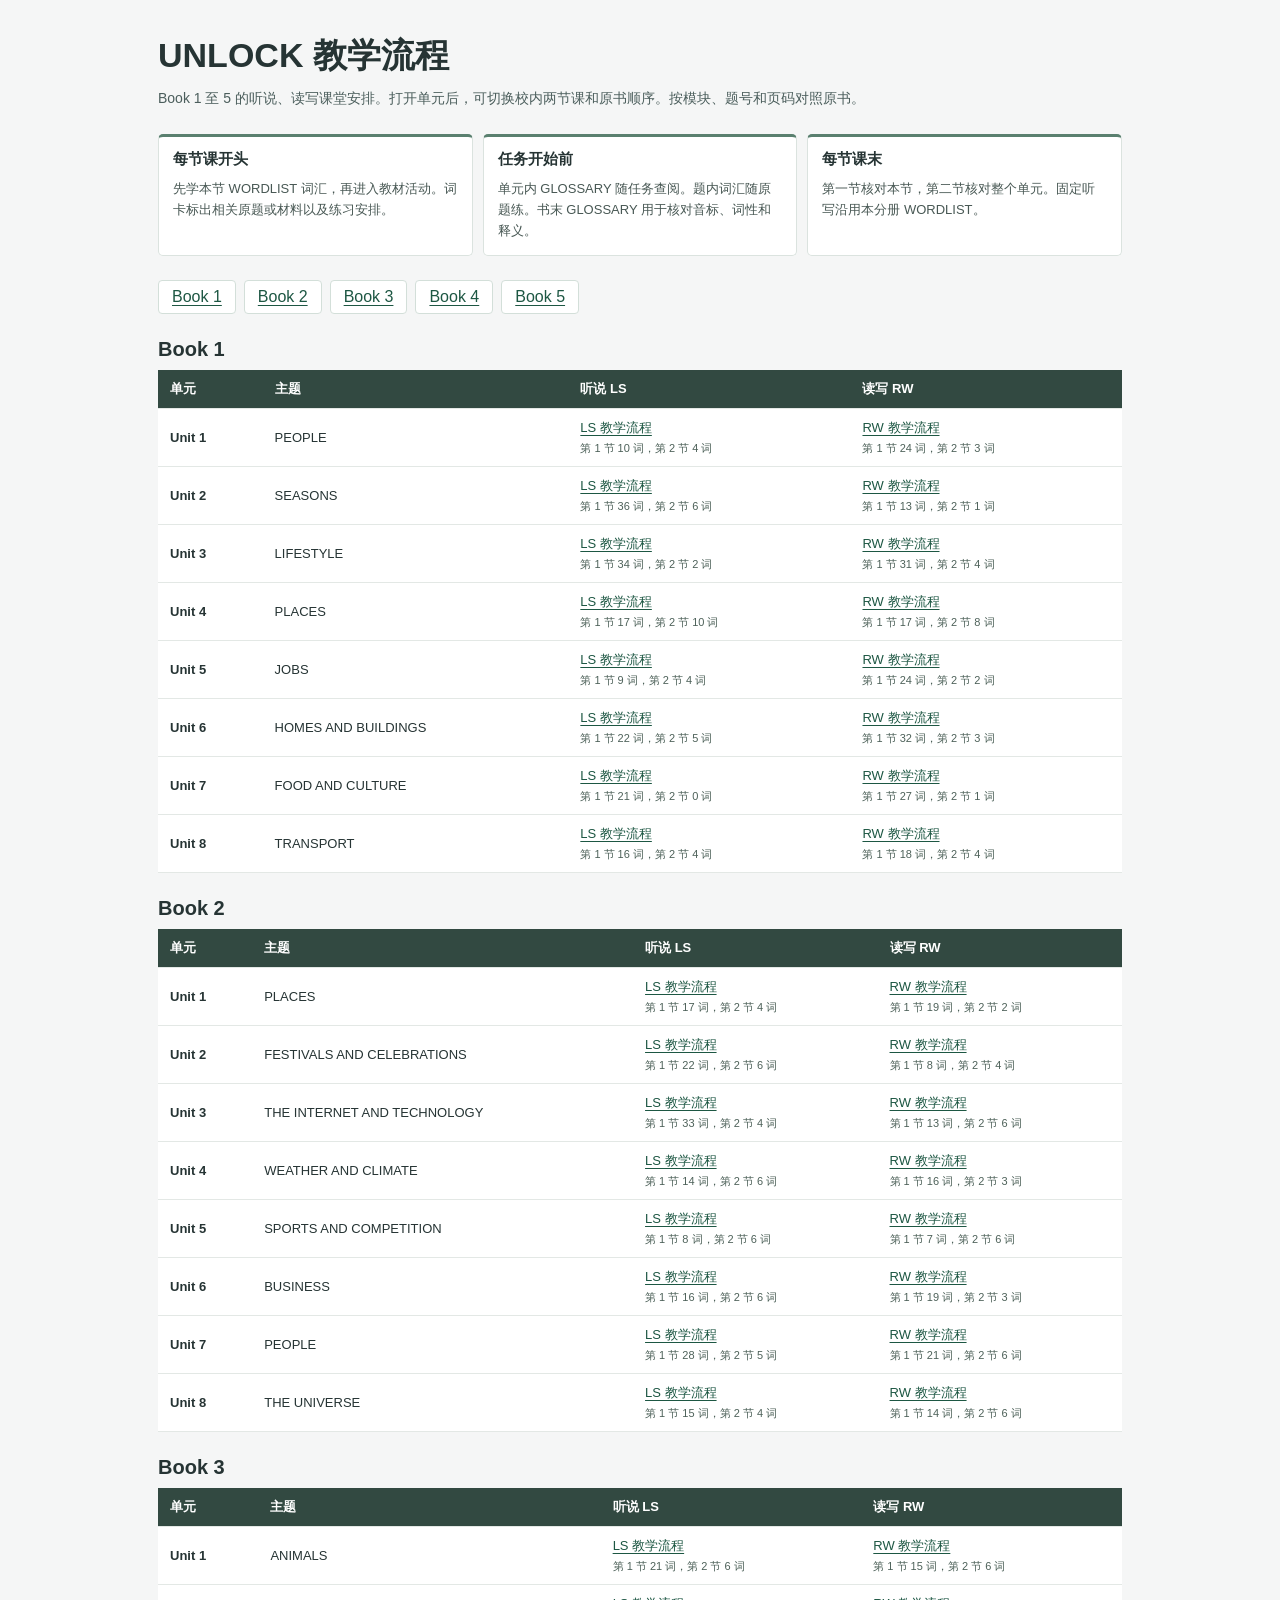
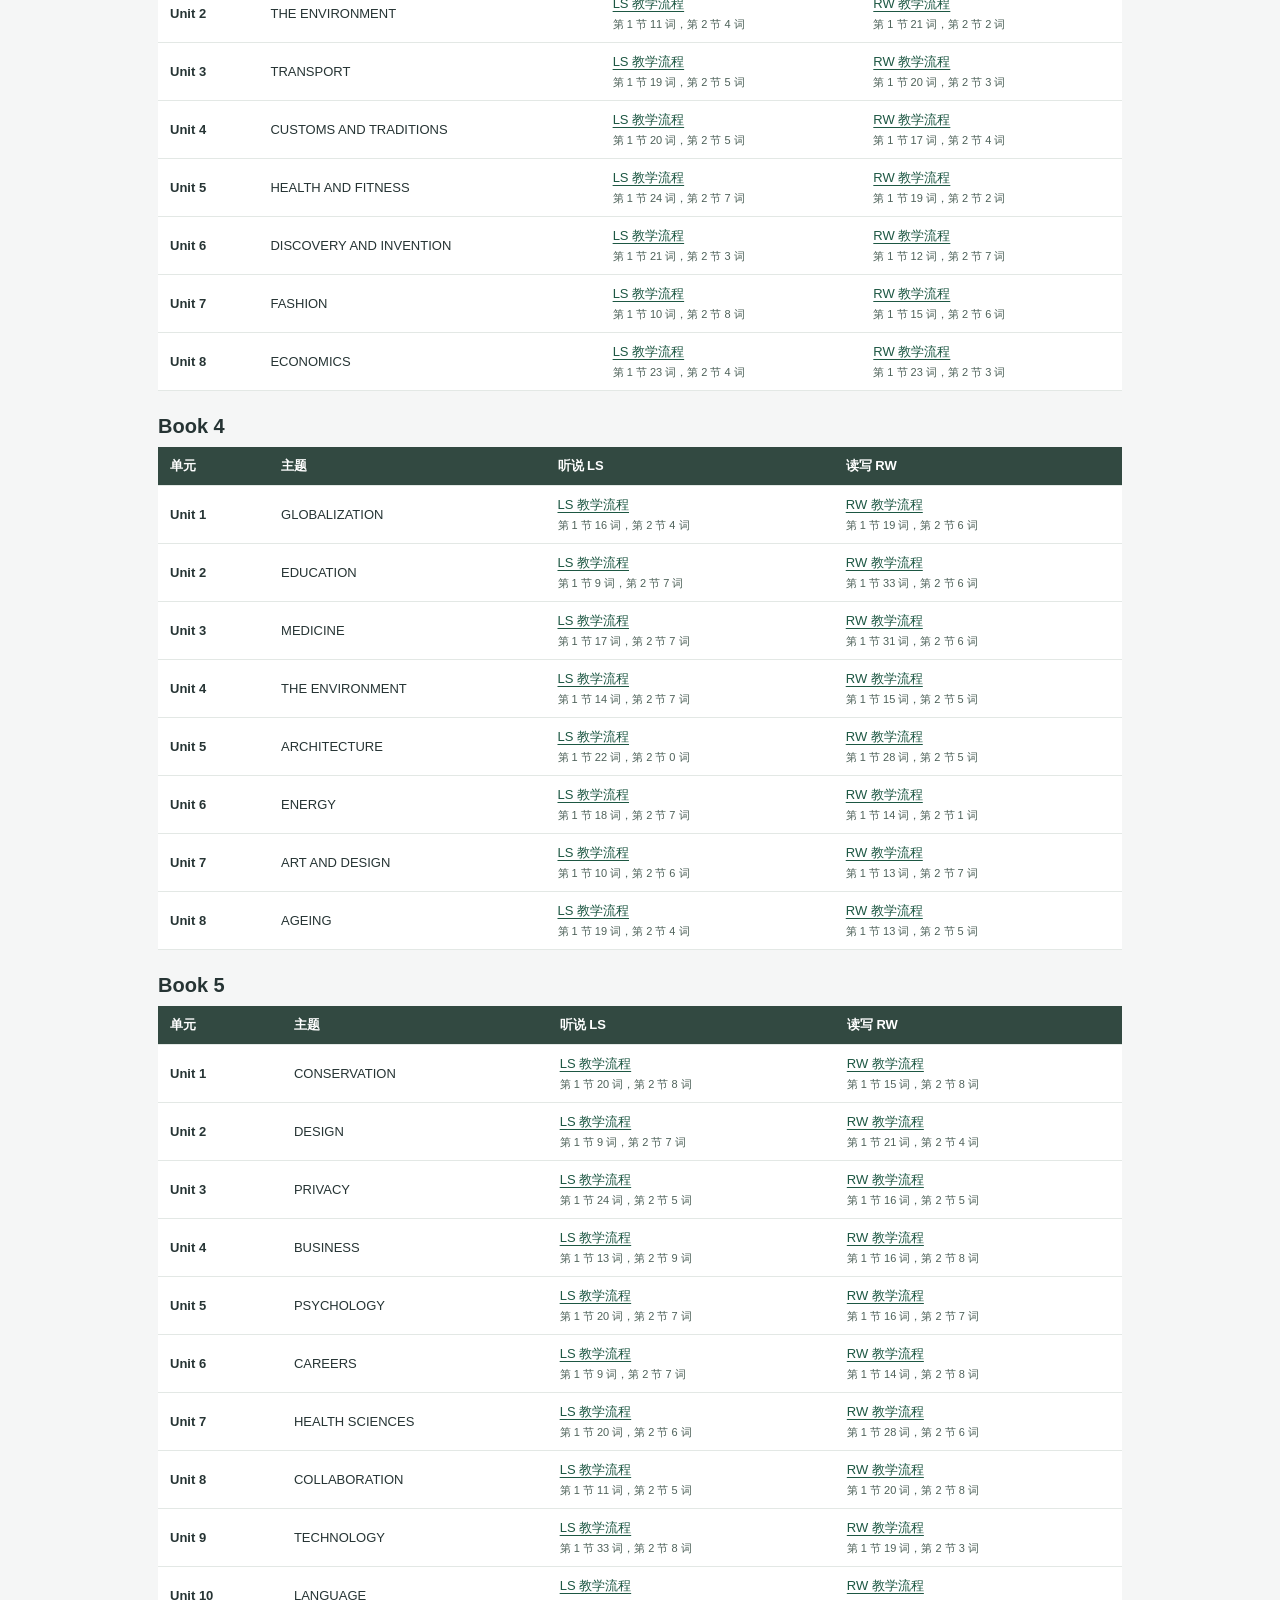
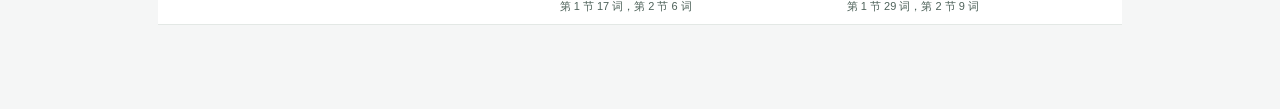
<file: index.html>
<!doctype html>
<html lang="zh-CN">
<head>
<meta charset="utf-8"><meta name="viewport" content="width=device-width,initial-scale=1">
<title>UNLOCK 教学流程</title>
<link rel="stylesheet" href="shared/index.css">
</head>
<body><main>
<header>
<h1>UNLOCK 教学流程</h1>
<p>Book 1 至 5 的听说、读写课堂安排。打开单元后，可切换校内两节课和原书顺序。按模块、题号和页码对照原书。</p>
</header>
<div class="rule-grid" aria-label="词汇安排">
<section><h2>每节课开头</h2><p>先学本节 WORDLIST 词汇，再进入教材活动。词卡标出相关原题或材料以及练习安排。</p></section>
<section><h2>任务开始前</h2><p>单元内 GLOSSARY 随任务查阅。题内词汇随原题练。书末 GLOSSARY 用于核对音标、词性和释义。</p></section>
<section><h2>每节课末</h2><p>第一节核对本节，第二节核对整个单元。固定听写沿用本分册 WORDLIST。</p></section>
</div>
<nav aria-label="按册查看"><a href="#book-1">Book 1</a><a href="#book-2">Book 2</a><a href="#book-3">Book 3</a><a href="#book-4">Book 4</a><a href="#book-5">Book 5</a></nav>
<section id="book-1"><h2>Book 1</h2><table><thead><tr><th scope="col">单元</th><th scope="col">主题</th><th scope="col">听说 LS</th><th scope="col">读写 RW</th></tr></thead><tbody><tr><th scope="row">Unit 1</th><td>PEOPLE</td><td><a class="unit-link" href="books/B1/index.html?unit=1#LS" aria-label="Book 1 Unit 1 听说 LS 教学流程">LS 教学流程</a><small>第 1 节 10 词，第 2 节 4 词</small></td><td><a class="unit-link" href="books/B1/index.html?unit=1#RW" aria-label="Book 1 Unit 1 读写 RW 教学流程">RW 教学流程</a><small>第 1 节 24 词，第 2 节 3 词</small></td></tr><tr><th scope="row">Unit 2</th><td>SEASONS</td><td><a class="unit-link" href="books/B1/index.html?unit=2#LS" aria-label="Book 1 Unit 2 听说 LS 教学流程">LS 教学流程</a><small>第 1 节 36 词，第 2 节 6 词</small></td><td><a class="unit-link" href="books/B1/index.html?unit=2#RW" aria-label="Book 1 Unit 2 读写 RW 教学流程">RW 教学流程</a><small>第 1 节 13 词，第 2 节 1 词</small></td></tr><tr><th scope="row">Unit 3</th><td>LIFESTYLE</td><td><a class="unit-link" href="books/B1/index.html?unit=3#LS" aria-label="Book 1 Unit 3 听说 LS 教学流程">LS 教学流程</a><small>第 1 节 34 词，第 2 节 2 词</small></td><td><a class="unit-link" href="books/B1/index.html?unit=3#RW" aria-label="Book 1 Unit 3 读写 RW 教学流程">RW 教学流程</a><small>第 1 节 31 词，第 2 节 4 词</small></td></tr><tr><th scope="row">Unit 4</th><td>PLACES</td><td><a class="unit-link" href="books/B1/index.html?unit=4#LS" aria-label="Book 1 Unit 4 听说 LS 教学流程">LS 教学流程</a><small>第 1 节 17 词，第 2 节 10 词</small></td><td><a class="unit-link" href="books/B1/index.html?unit=4#RW" aria-label="Book 1 Unit 4 读写 RW 教学流程">RW 教学流程</a><small>第 1 节 17 词，第 2 节 8 词</small></td></tr><tr><th scope="row">Unit 5</th><td>JOBS</td><td><a class="unit-link" href="books/B1/index.html?unit=5#LS" aria-label="Book 1 Unit 5 听说 LS 教学流程">LS 教学流程</a><small>第 1 节 9 词，第 2 节 4 词</small></td><td><a class="unit-link" href="books/B1/index.html?unit=5#RW" aria-label="Book 1 Unit 5 读写 RW 教学流程">RW 教学流程</a><small>第 1 节 24 词，第 2 节 2 词</small></td></tr><tr><th scope="row">Unit 6</th><td>HOMES AND BUILDINGS</td><td><a class="unit-link" href="books/B1/index.html?unit=6#LS" aria-label="Book 1 Unit 6 听说 LS 教学流程">LS 教学流程</a><small>第 1 节 22 词，第 2 节 5 词</small></td><td><a class="unit-link" href="books/B1/index.html?unit=6#RW" aria-label="Book 1 Unit 6 读写 RW 教学流程">RW 教学流程</a><small>第 1 节 32 词，第 2 节 3 词</small></td></tr><tr><th scope="row">Unit 7</th><td>FOOD AND CULTURE</td><td><a class="unit-link" href="books/B1/index.html?unit=7#LS" aria-label="Book 1 Unit 7 听说 LS 教学流程">LS 教学流程</a><small>第 1 节 21 词，第 2 节 0 词</small></td><td><a class="unit-link" href="books/B1/index.html?unit=7#RW" aria-label="Book 1 Unit 7 读写 RW 教学流程">RW 教学流程</a><small>第 1 节 27 词，第 2 节 1 词</small></td></tr><tr><th scope="row">Unit 8</th><td>TRANSPORT</td><td><a class="unit-link" href="books/B1/index.html?unit=8#LS" aria-label="Book 1 Unit 8 听说 LS 教学流程">LS 教学流程</a><small>第 1 节 16 词，第 2 节 4 词</small></td><td><a class="unit-link" href="books/B1/index.html?unit=8#RW" aria-label="Book 1 Unit 8 读写 RW 教学流程">RW 教学流程</a><small>第 1 节 18 词，第 2 节 4 词</small></td></tr></tbody></table></section><section id="book-2"><h2>Book 2</h2><table><thead><tr><th scope="col">单元</th><th scope="col">主题</th><th scope="col">听说 LS</th><th scope="col">读写 RW</th></tr></thead><tbody><tr><th scope="row">Unit 1</th><td>PLACES</td><td><a class="unit-link" href="books/B2/index.html?unit=1#LS" aria-label="Book 2 Unit 1 听说 LS 教学流程">LS 教学流程</a><small>第 1 节 17 词，第 2 节 4 词</small></td><td><a class="unit-link" href="books/B2/index.html?unit=1#RW" aria-label="Book 2 Unit 1 读写 RW 教学流程">RW 教学流程</a><small>第 1 节 19 词，第 2 节 2 词</small></td></tr><tr><th scope="row">Unit 2</th><td>FESTIVALS AND CELEBRATIONS</td><td><a class="unit-link" href="books/B2/index.html?unit=2#LS" aria-label="Book 2 Unit 2 听说 LS 教学流程">LS 教学流程</a><small>第 1 节 22 词，第 2 节 6 词</small></td><td><a class="unit-link" href="books/B2/index.html?unit=2#RW" aria-label="Book 2 Unit 2 读写 RW 教学流程">RW 教学流程</a><small>第 1 节 8 词，第 2 节 4 词</small></td></tr><tr><th scope="row">Unit 3</th><td>THE INTERNET AND TECHNOLOGY</td><td><a class="unit-link" href="books/B2/index.html?unit=3#LS" aria-label="Book 2 Unit 3 听说 LS 教学流程">LS 教学流程</a><small>第 1 节 33 词，第 2 节 4 词</small></td><td><a class="unit-link" href="books/B2/index.html?unit=3#RW" aria-label="Book 2 Unit 3 读写 RW 教学流程">RW 教学流程</a><small>第 1 节 13 词，第 2 节 6 词</small></td></tr><tr><th scope="row">Unit 4</th><td>WEATHER AND CLIMATE</td><td><a class="unit-link" href="books/B2/index.html?unit=4#LS" aria-label="Book 2 Unit 4 听说 LS 教学流程">LS 教学流程</a><small>第 1 节 14 词，第 2 节 6 词</small></td><td><a class="unit-link" href="books/B2/index.html?unit=4#RW" aria-label="Book 2 Unit 4 读写 RW 教学流程">RW 教学流程</a><small>第 1 节 16 词，第 2 节 3 词</small></td></tr><tr><th scope="row">Unit 5</th><td>SPORTS AND COMPETITION</td><td><a class="unit-link" href="books/B2/index.html?unit=5#LS" aria-label="Book 2 Unit 5 听说 LS 教学流程">LS 教学流程</a><small>第 1 节 8 词，第 2 节 6 词</small></td><td><a class="unit-link" href="books/B2/index.html?unit=5#RW" aria-label="Book 2 Unit 5 读写 RW 教学流程">RW 教学流程</a><small>第 1 节 7 词，第 2 节 6 词</small></td></tr><tr><th scope="row">Unit 6</th><td>BUSINESS</td><td><a class="unit-link" href="books/B2/index.html?unit=6#LS" aria-label="Book 2 Unit 6 听说 LS 教学流程">LS 教学流程</a><small>第 1 节 16 词，第 2 节 6 词</small></td><td><a class="unit-link" href="books/B2/index.html?unit=6#RW" aria-label="Book 2 Unit 6 读写 RW 教学流程">RW 教学流程</a><small>第 1 节 19 词，第 2 节 3 词</small></td></tr><tr><th scope="row">Unit 7</th><td>PEOPLE</td><td><a class="unit-link" href="books/B2/index.html?unit=7#LS" aria-label="Book 2 Unit 7 听说 LS 教学流程">LS 教学流程</a><small>第 1 节 28 词，第 2 节 5 词</small></td><td><a class="unit-link" href="books/B2/index.html?unit=7#RW" aria-label="Book 2 Unit 7 读写 RW 教学流程">RW 教学流程</a><small>第 1 节 21 词，第 2 节 6 词</small></td></tr><tr><th scope="row">Unit 8</th><td>THE UNIVERSE</td><td><a class="unit-link" href="books/B2/index.html?unit=8#LS" aria-label="Book 2 Unit 8 听说 LS 教学流程">LS 教学流程</a><small>第 1 节 15 词，第 2 节 4 词</small></td><td><a class="unit-link" href="books/B2/index.html?unit=8#RW" aria-label="Book 2 Unit 8 读写 RW 教学流程">RW 教学流程</a><small>第 1 节 14 词，第 2 节 6 词</small></td></tr></tbody></table></section><section id="book-3"><h2>Book 3</h2><table><thead><tr><th scope="col">单元</th><th scope="col">主题</th><th scope="col">听说 LS</th><th scope="col">读写 RW</th></tr></thead><tbody><tr><th scope="row">Unit 1</th><td>ANIMALS</td><td><a class="unit-link" href="books/B3/index.html?unit=1#LS" aria-label="Book 3 Unit 1 听说 LS 教学流程">LS 教学流程</a><small>第 1 节 21 词，第 2 节 6 词</small></td><td><a class="unit-link" href="books/B3/index.html?unit=1#RW" aria-label="Book 3 Unit 1 读写 RW 教学流程">RW 教学流程</a><small>第 1 节 15 词，第 2 节 6 词</small></td></tr><tr><th scope="row">Unit 2</th><td>THE ENVIRONMENT</td><td><a class="unit-link" href="books/B3/index.html?unit=2#LS" aria-label="Book 3 Unit 2 听说 LS 教学流程">LS 教学流程</a><small>第 1 节 11 词，第 2 节 4 词</small></td><td><a class="unit-link" href="books/B3/index.html?unit=2#RW" aria-label="Book 3 Unit 2 读写 RW 教学流程">RW 教学流程</a><small>第 1 节 21 词，第 2 节 2 词</small></td></tr><tr><th scope="row">Unit 3</th><td>TRANSPORT</td><td><a class="unit-link" href="books/B3/index.html?unit=3#LS" aria-label="Book 3 Unit 3 听说 LS 教学流程">LS 教学流程</a><small>第 1 节 19 词，第 2 节 5 词</small></td><td><a class="unit-link" href="books/B3/index.html?unit=3#RW" aria-label="Book 3 Unit 3 读写 RW 教学流程">RW 教学流程</a><small>第 1 节 20 词，第 2 节 3 词</small></td></tr><tr><th scope="row">Unit 4</th><td>CUSTOMS AND TRADITIONS</td><td><a class="unit-link" href="books/B3/index.html?unit=4#LS" aria-label="Book 3 Unit 4 听说 LS 教学流程">LS 教学流程</a><small>第 1 节 20 词，第 2 节 5 词</small></td><td><a class="unit-link" href="books/B3/index.html?unit=4#RW" aria-label="Book 3 Unit 4 读写 RW 教学流程">RW 教学流程</a><small>第 1 节 17 词，第 2 节 4 词</small></td></tr><tr><th scope="row">Unit 5</th><td>HEALTH AND FITNESS</td><td><a class="unit-link" href="books/B3/index.html?unit=5#LS" aria-label="Book 3 Unit 5 听说 LS 教学流程">LS 教学流程</a><small>第 1 节 24 词，第 2 节 7 词</small></td><td><a class="unit-link" href="books/B3/index.html?unit=5#RW" aria-label="Book 3 Unit 5 读写 RW 教学流程">RW 教学流程</a><small>第 1 节 19 词，第 2 节 2 词</small></td></tr><tr><th scope="row">Unit 6</th><td>DISCOVERY AND INVENTION</td><td><a class="unit-link" href="books/B3/index.html?unit=6#LS" aria-label="Book 3 Unit 6 听说 LS 教学流程">LS 教学流程</a><small>第 1 节 21 词，第 2 节 3 词</small></td><td><a class="unit-link" href="books/B3/index.html?unit=6#RW" aria-label="Book 3 Unit 6 读写 RW 教学流程">RW 教学流程</a><small>第 1 节 12 词，第 2 节 7 词</small></td></tr><tr><th scope="row">Unit 7</th><td>FASHION</td><td><a class="unit-link" href="books/B3/index.html?unit=7#LS" aria-label="Book 3 Unit 7 听说 LS 教学流程">LS 教学流程</a><small>第 1 节 10 词，第 2 节 8 词</small></td><td><a class="unit-link" href="books/B3/index.html?unit=7#RW" aria-label="Book 3 Unit 7 读写 RW 教学流程">RW 教学流程</a><small>第 1 节 15 词，第 2 节 6 词</small></td></tr><tr><th scope="row">Unit 8</th><td>ECONOMICS</td><td><a class="unit-link" href="books/B3/index.html?unit=8#LS" aria-label="Book 3 Unit 8 听说 LS 教学流程">LS 教学流程</a><small>第 1 节 23 词，第 2 节 4 词</small></td><td><a class="unit-link" href="books/B3/index.html?unit=8#RW" aria-label="Book 3 Unit 8 读写 RW 教学流程">RW 教学流程</a><small>第 1 节 23 词，第 2 节 3 词</small></td></tr></tbody></table></section><section id="book-4"><h2>Book 4</h2><table><thead><tr><th scope="col">单元</th><th scope="col">主题</th><th scope="col">听说 LS</th><th scope="col">读写 RW</th></tr></thead><tbody><tr><th scope="row">Unit 1</th><td>GLOBALIZATION</td><td><a class="unit-link" href="books/B4/index.html?unit=1#LS" aria-label="Book 4 Unit 1 听说 LS 教学流程">LS 教学流程</a><small>第 1 节 16 词，第 2 节 4 词</small></td><td><a class="unit-link" href="books/B4/index.html?unit=1#RW" aria-label="Book 4 Unit 1 读写 RW 教学流程">RW 教学流程</a><small>第 1 节 19 词，第 2 节 6 词</small></td></tr><tr><th scope="row">Unit 2</th><td>EDUCATION</td><td><a class="unit-link" href="books/B4/index.html?unit=2#LS" aria-label="Book 4 Unit 2 听说 LS 教学流程">LS 教学流程</a><small>第 1 节 9 词，第 2 节 7 词</small></td><td><a class="unit-link" href="books/B4/index.html?unit=2#RW" aria-label="Book 4 Unit 2 读写 RW 教学流程">RW 教学流程</a><small>第 1 节 33 词，第 2 节 6 词</small></td></tr><tr><th scope="row">Unit 3</th><td>MEDICINE</td><td><a class="unit-link" href="books/B4/index.html?unit=3#LS" aria-label="Book 4 Unit 3 听说 LS 教学流程">LS 教学流程</a><small>第 1 节 17 词，第 2 节 7 词</small></td><td><a class="unit-link" href="books/B4/index.html?unit=3#RW" aria-label="Book 4 Unit 3 读写 RW 教学流程">RW 教学流程</a><small>第 1 节 31 词，第 2 节 6 词</small></td></tr><tr><th scope="row">Unit 4</th><td>THE ENVIRONMENT</td><td><a class="unit-link" href="books/B4/index.html?unit=4#LS" aria-label="Book 4 Unit 4 听说 LS 教学流程">LS 教学流程</a><small>第 1 节 14 词，第 2 节 7 词</small></td><td><a class="unit-link" href="books/B4/index.html?unit=4#RW" aria-label="Book 4 Unit 4 读写 RW 教学流程">RW 教学流程</a><small>第 1 节 15 词，第 2 节 5 词</small></td></tr><tr><th scope="row">Unit 5</th><td>ARCHITECTURE</td><td><a class="unit-link" href="books/B4/index.html?unit=5#LS" aria-label="Book 4 Unit 5 听说 LS 教学流程">LS 教学流程</a><small>第 1 节 22 词，第 2 节 0 词</small></td><td><a class="unit-link" href="books/B4/index.html?unit=5#RW" aria-label="Book 4 Unit 5 读写 RW 教学流程">RW 教学流程</a><small>第 1 节 28 词，第 2 节 5 词</small></td></tr><tr><th scope="row">Unit 6</th><td>ENERGY</td><td><a class="unit-link" href="books/B4/index.html?unit=6#LS" aria-label="Book 4 Unit 6 听说 LS 教学流程">LS 教学流程</a><small>第 1 节 18 词，第 2 节 7 词</small></td><td><a class="unit-link" href="books/B4/index.html?unit=6#RW" aria-label="Book 4 Unit 6 读写 RW 教学流程">RW 教学流程</a><small>第 1 节 14 词，第 2 节 1 词</small></td></tr><tr><th scope="row">Unit 7</th><td>ART AND DESIGN</td><td><a class="unit-link" href="books/B4/index.html?unit=7#LS" aria-label="Book 4 Unit 7 听说 LS 教学流程">LS 教学流程</a><small>第 1 节 10 词，第 2 节 6 词</small></td><td><a class="unit-link" href="books/B4/index.html?unit=7#RW" aria-label="Book 4 Unit 7 读写 RW 教学流程">RW 教学流程</a><small>第 1 节 13 词，第 2 节 7 词</small></td></tr><tr><th scope="row">Unit 8</th><td>AGEING</td><td><a class="unit-link" href="books/B4/index.html?unit=8#LS" aria-label="Book 4 Unit 8 听说 LS 教学流程">LS 教学流程</a><small>第 1 节 19 词，第 2 节 4 词</small></td><td><a class="unit-link" href="books/B4/index.html?unit=8#RW" aria-label="Book 4 Unit 8 读写 RW 教学流程">RW 教学流程</a><small>第 1 节 13 词，第 2 节 5 词</small></td></tr></tbody></table></section><section id="book-5"><h2>Book 5</h2><table><thead><tr><th scope="col">单元</th><th scope="col">主题</th><th scope="col">听说 LS</th><th scope="col">读写 RW</th></tr></thead><tbody><tr><th scope="row">Unit 1</th><td>CONSERVATION</td><td><a class="unit-link" href="books/B5/index.html?unit=1#LS" aria-label="Book 5 Unit 1 听说 LS 教学流程">LS 教学流程</a><small>第 1 节 20 词，第 2 节 8 词</small></td><td><a class="unit-link" href="books/B5/index.html?unit=1#RW" aria-label="Book 5 Unit 1 读写 RW 教学流程">RW 教学流程</a><small>第 1 节 15 词，第 2 节 8 词</small></td></tr><tr><th scope="row">Unit 2</th><td>DESIGN</td><td><a class="unit-link" href="books/B5/index.html?unit=2#LS" aria-label="Book 5 Unit 2 听说 LS 教学流程">LS 教学流程</a><small>第 1 节 9 词，第 2 节 7 词</small></td><td><a class="unit-link" href="books/B5/index.html?unit=2#RW" aria-label="Book 5 Unit 2 读写 RW 教学流程">RW 教学流程</a><small>第 1 节 21 词，第 2 节 4 词</small></td></tr><tr><th scope="row">Unit 3</th><td>PRIVACY</td><td><a class="unit-link" href="books/B5/index.html?unit=3#LS" aria-label="Book 5 Unit 3 听说 LS 教学流程">LS 教学流程</a><small>第 1 节 24 词，第 2 节 5 词</small></td><td><a class="unit-link" href="books/B5/index.html?unit=3#RW" aria-label="Book 5 Unit 3 读写 RW 教学流程">RW 教学流程</a><small>第 1 节 16 词，第 2 节 5 词</small></td></tr><tr><th scope="row">Unit 4</th><td>BUSINESS</td><td><a class="unit-link" href="books/B5/index.html?unit=4#LS" aria-label="Book 5 Unit 4 听说 LS 教学流程">LS 教学流程</a><small>第 1 节 13 词，第 2 节 9 词</small></td><td><a class="unit-link" href="books/B5/index.html?unit=4#RW" aria-label="Book 5 Unit 4 读写 RW 教学流程">RW 教学流程</a><small>第 1 节 16 词，第 2 节 8 词</small></td></tr><tr><th scope="row">Unit 5</th><td>PSYCHOLOGY</td><td><a class="unit-link" href="books/B5/index.html?unit=5#LS" aria-label="Book 5 Unit 5 听说 LS 教学流程">LS 教学流程</a><small>第 1 节 20 词，第 2 节 7 词</small></td><td><a class="unit-link" href="books/B5/index.html?unit=5#RW" aria-label="Book 5 Unit 5 读写 RW 教学流程">RW 教学流程</a><small>第 1 节 16 词，第 2 节 7 词</small></td></tr><tr><th scope="row">Unit 6</th><td>CAREERS</td><td><a class="unit-link" href="books/B5/index.html?unit=6#LS" aria-label="Book 5 Unit 6 听说 LS 教学流程">LS 教学流程</a><small>第 1 节 9 词，第 2 节 7 词</small></td><td><a class="unit-link" href="books/B5/index.html?unit=6#RW" aria-label="Book 5 Unit 6 读写 RW 教学流程">RW 教学流程</a><small>第 1 节 14 词，第 2 节 8 词</small></td></tr><tr><th scope="row">Unit 7</th><td>HEALTH SCIENCES</td><td><a class="unit-link" href="books/B5/index.html?unit=7#LS" aria-label="Book 5 Unit 7 听说 LS 教学流程">LS 教学流程</a><small>第 1 节 20 词，第 2 节 6 词</small></td><td><a class="unit-link" href="books/B5/index.html?unit=7#RW" aria-label="Book 5 Unit 7 读写 RW 教学流程">RW 教学流程</a><small>第 1 节 28 词，第 2 节 6 词</small></td></tr><tr><th scope="row">Unit 8</th><td>COLLABORATION</td><td><a class="unit-link" href="books/B5/index.html?unit=8#LS" aria-label="Book 5 Unit 8 听说 LS 教学流程">LS 教学流程</a><small>第 1 节 11 词，第 2 节 5 词</small></td><td><a class="unit-link" href="books/B5/index.html?unit=8#RW" aria-label="Book 5 Unit 8 读写 RW 教学流程">RW 教学流程</a><small>第 1 节 20 词，第 2 节 8 词</small></td></tr><tr><th scope="row">Unit 9</th><td>TECHNOLOGY</td><td><a class="unit-link" href="books/B5/index.html?unit=9#LS" aria-label="Book 5 Unit 9 听说 LS 教学流程">LS 教学流程</a><small>第 1 节 33 词，第 2 节 8 词</small></td><td><a class="unit-link" href="books/B5/index.html?unit=9#RW" aria-label="Book 5 Unit 9 读写 RW 教学流程">RW 教学流程</a><small>第 1 节 19 词，第 2 节 3 词</small></td></tr><tr><th scope="row">Unit 10</th><td>LANGUAGE</td><td><a class="unit-link" href="books/B5/index.html?unit=10#LS" aria-label="Book 5 Unit 10 听说 LS 教学流程">LS 教学流程</a><small>第 1 节 17 词，第 2 节 6 词</small></td><td><a class="unit-link" href="books/B5/index.html?unit=10#RW" aria-label="Book 5 Unit 10 读写 RW 教学流程">RW 教学流程</a><small>第 1 节 29 词，第 2 节 9 词</small></td></tr></tbody></table></section></main></body></html>
</file>
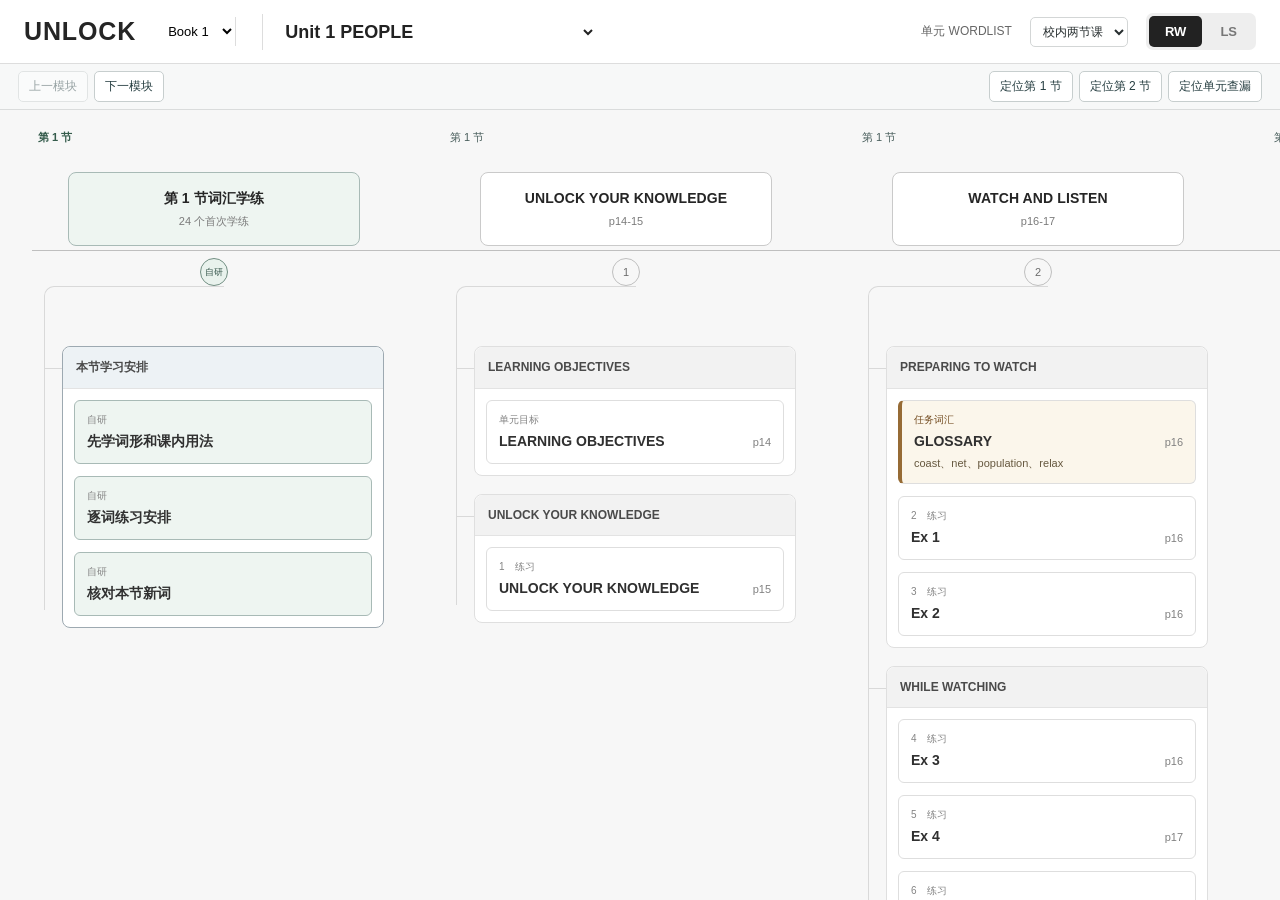
<file: books/B1/index.html>
<!doctype html>
<html lang="zh-CN">
<head>
  <meta charset="utf-8">
  <meta name="viewport" content="width=device-width,initial-scale=1">
  <title>UNLOCK 教学流程</title>
  <link rel="stylesheet" href="../../shared/book.css">
</head>
<body>
  <header class="book-header">
    <a class="brand" href="../../index.html">UNLOCK</a>
    <select id="book-select" aria-label="选择 Book"></select>
    <label class="unit-label"><select id="unit-select" aria-label="选择单元"></select></label>
    <div class="header-actions">
      <button id="vocabulary-open" type="button">单元 WORDLIST</button>
      <select id="mode-select" aria-label="选择教学顺序">
        <option value="school">校内两节课</option>
        <option value="original">原书顺序</option>
      </select>
      <div class="track-switch" role="group" aria-label="分册">
        <button data-track="RW" type="button">RW</button><button data-track="LS" type="button">LS</button>
      </div>
    </div>
  </header>
  <nav class="flow-nav" aria-label="流程导航">
    <div><button id="pan-prev" type="button">上一模块</button><button id="pan-next" type="button">下一模块</button></div>
    <div id="lesson-shortcuts"></div>
  </nav>
  <main id="canvas-frame"><div id="timeline-scroll" hidden></div></main>
  <dialog id="node-detail" class="book-detail" aria-labelledby="detail-title">
    <div class="detail-heading">
      <div><p id="detail-context"></p><h1 id="detail-title"></h1></div>
      <div class="detail-actions">
        <button id="detail-return" hidden type="button">返回</button>
        <button id="detail-prev" type="button">上一项</button>
        <button id="detail-next" type="button">下一项</button>
        <button id="detail-close" type="button">关闭</button>
      </div>
    </div>
    <div class="detail-tabs" role="group" aria-label="查看内容">
      <button data-view="logic" type="button">教学逻辑</button>
      <button data-view="content" type="button">题目与内容</button>
      <button data-view="pages" type="button">原书页</button>
    </div>
    <div id="detail-body" class="detail-body"></div>
  </dialog>
  <dialog id="page-viewer" class="page-viewer" aria-labelledby="page-caption">
    <header><strong id="page-caption"></strong>
      <div><button id="page-prev" type="button">上一页</button><button id="page-next" type="button">下一页</button><button id="page-fit" type="button">放大</button><button id="page-close" type="button">关闭原页</button></div>
    </header>
    <div class="page-scroll"><img id="page-image" alt="教材原页"></div>
  </dialog>
  <div id="view-status" class="sr-only" aria-live="polite"></div>
  <script src="data.js"></script>
  
  <script src="../../shared/lesson-words.js"></script>
  <script src="../../shared/book.js"></script>
  <script src="../../shared/ordered-unit.js"></script>
</body>
</html>
</file>
<file: shared/index.css>
:root{color-scheme:light;font-family:"Microsoft YaHei","Segoe UI",sans-serif;background:#f5f6f6;color:#263434}
*{box-sizing:border-box}
body{margin:0}
main{max-width:1020px;margin:auto;padding:34px 28px 60px}
h1{font-size:34px;line-height:1.25;margin:0 0 10px}
h2{font-size:20px;margin:0 0 9px}
p{line-height:1.65;margin:0}
header p{font-size:14px;color:#4b5e5c}
.rule-grid{display:grid;grid-template-columns:repeat(3,minmax(0,1fr));gap:10px;margin:24px 0}
.rule-grid section{background:white;border:1px solid #dbe3df;border-top:3px solid #5a806f;border-radius:5px;padding:13px 14px}
.rule-grid h2{font-size:15px}
.rule-grid p{font-size:13px;color:#485854}
nav{display:flex;flex-wrap:wrap;gap:8px;margin:24px 0}
nav a{background:white;border:1px solid #d3dfd9;border-radius:4px;padding:7px 13px}
a{color:#1d5743;text-underline-offset:3px}
a:focus-visible{outline:2px solid #1b5a45;outline-offset:3px}
main>section{margin:24px 0}
table{width:100%;border-collapse:collapse;background:white}
th,td{padding:10px 12px;text-align:left;border-bottom:1px solid #e3e8e5;font-size:13px;vertical-align:middle}
thead th{background:#324941;color:white;font-weight:600}
tbody th{white-space:nowrap;font-weight:600}
td small{display:block;color:#4d6159;font-size:11px;margin-top:4px}
@media(max-width:650px){
 main{padding:22px 10px 42px}
 h1{font-size:26px}
 .rule-grid{grid-template-columns:1fr;margin:14px 0;gap:7px}
 .rule-grid section{padding:8px 10px}
 .rule-grid h2{margin:0 0 3px}
 td,th{padding:7px 4px;font-size:11px}
 td small{font-size:10px}
}
</file>
<file: shared/book.css>
:root{color-scheme:light;--custom-frame:#9da9b1;--custom-ink:#4c5962;--custom-tint:#f4f7f9;font-family:"Segoe UI","Microsoft YaHei",sans-serif;color:#252525;background:#f7f7f7}
.focus-cue{display:block;font-size:12px;line-height:1.7;color:#444;margin:7px 0}.focus-flag{display:inline-block;font-size:11px;padding:2px 7px;border:1px solid #ccc;border-radius:4px;margin:4px 0;background:#f8f8f8}.focus-proof{display:block;padding:8px;border:1px solid #dedede;border-radius:5px;background:#fff;margin:8px 0;max-width:100%;text-align:left}.focus-proof img{display:block;max-width:100%;max-height:280px;object-fit:contain;object-position:left}.focus-proof span{display:block;color:#777;font-size:11px;margin-top:6px}.word-table .focus-proof{width:260px}.word-table .focus-proof img{max-height:82px}.word-table .focus-proof span{font-size:10px}.supplement-note{color:#666;background:#f5f5f5;border-left:2px solid #bbb;padding:9px 12px;font-size:12px;line-height:1.8}.focus-source-name{font-size:12px;color:#555}
*{box-sizing:border-box}html,body{margin:0;height:100%;overflow:hidden}body{display:flex;flex-direction:column}button,select,a{font:inherit}button{cursor:pointer}button:disabled{opacity:.35;cursor:default}button:focus-visible,a:focus-visible,select:focus-visible{outline:2px solid #222;outline-offset:3px}button{color:inherit}a{color:#444;text-underline-offset:3px}.sr-only{position:absolute;width:1px;height:1px;clip-path:inset(50%);overflow:hidden;white-space:nowrap}
.book-header{height:64px;min-height:64px;display:flex;align-items:center;gap:18px;padding:0 24px;border-bottom:1px solid #ddd;background:#fff;z-index:4}.brand{font-size:25px;letter-spacing:-1px;white-space:nowrap}.brand small{font-size:13px;letter-spacing:0;font-weight:400;margin-left:8px;color:#666}.unit-label{min-width:0;border-left:1px solid #ddd;padding-left:18px}.unit-label select{border:0;background:#fff;padding:7px 25px 7px 0;font-size:18px;font-weight:650;max-width:100%;color:#222}.header-actions{display:flex;align-items:center;gap:18px;margin-left:auto;white-space:nowrap}.header-actions>a,.header-actions>button{font-size:12px;color:#666}.header-actions>button{border:0;background:transparent;padding:10px 0}.track-switch{display:flex;gap:2px;background:#eee;padding:3px;border-radius:7px}.track-switch button{border:0;background:transparent;padding:8px 16px;border-radius:5px;font-size:13px;font-weight:600;color:#777}.track-switch [aria-pressed=true]{background:#222;color:white}
#canvas-frame{position:relative;flex:1;min-height:0;overflow:hidden}
.book-detail{position:fixed;inset:78px 24px 22px auto;margin:0;width:min(880px,calc(100vw - 48px));height:calc(100dvh - 100px);max-height:none;max-width:none;border:1px solid #c9c9c9;border-radius:12px;background:#fff;padding:0;box-shadow:0 18px 65px #0002;overflow:hidden;color:#292929}.book-detail[open]{display:flex;flex-direction:column}.book-detail::backdrop{background:#00000012}.detail-heading{padding:20px 26px 16px;display:flex;gap:16px;justify-content:space-between;align-items:flex-start}.detail-heading h1{font-size:22px;line-height:1.4;margin:7px 0 0;overflow-wrap:anywhere}.detail-heading p{font-size:12px;line-height:1.5;color:#777;margin:0}.detail-actions{display:flex;gap:6px;flex-shrink:0}.detail-actions button,.page-viewer header button{border:1px solid #ddd;background:#fff;border-radius:5px;padding:7px 9px;font-size:11px;white-space:nowrap}.detail-tabs{padding:0 26px;display:flex;gap:24px;border-bottom:1px solid #ddd;flex-shrink:0}.detail-tabs button{border:0;border-bottom:2px solid transparent;border-radius:0;background:#fff;padding:11px 0;font-size:13px;color:#888}.detail-tabs [aria-selected=true]{border-color:#222;color:#222;font-weight:600}.detail-body{padding:24px 26px 32px;overflow:auto;overscroll-behavior:contain;flex:1;min-height:0;scrollbar-gutter:stable}.detail-body section{margin:0 0 25px}.detail-body h2{font-size:16px;margin:0 0 12px}.detail-body p{font-size:14px;line-height:1.9;margin:8px 0}.detail-body small{font-size:11px;line-height:1.7;color:#858585}.step-list{padding-left:22px;margin:12px 0}.step-list li{font-size:14px;line-height:1.9;margin:8px 0}.paper-instruction{color:#333;line-height:1.7!important;font-family:"Segoe UI",sans-serif;background:#f6f6f6;padding:12px 14px;border-left:2px solid #bdbdbd}.entry-link,.page-link{border:1px solid #ddd;background:#fff;border-radius:5px;text-align:left;font-size:12px;padding:8px 10px;line-height:1.6;max-width:100%;margin:4px 5px 4px 0}.entry-link:hover,.page-link:hover{border-color:#999;background:#fafafa}.child-links{display:flex;flex-direction:column;margin-bottom:24px}.child-links .entry-link{margin-right:0}.page-gallery{display:grid;grid-template-columns:repeat(auto-fill,minmax(170px,1fr));gap:14px;margin:14px 0 24px}.page-gallery button{padding:8px;border:1px solid #ddd;border-radius:6px;background:#fafafa;min-width:0}.page-gallery img{display:block;width:100%;height:240px;object-fit:contain;background:#fff}.page-gallery span{display:block;font-size:11px;margin:7px 0 1px;color:#777}.source-block{margin-bottom:28px;border-bottom:1px solid #eee;padding-bottom:16px}.source-location{font-size:11px!important;color:#888}.source-text{white-space:pre-wrap;overflow-wrap:anywhere;font-size:14px;line-height:1.8}.source-text table{white-space:normal}.source-text td,.source-text th{border:1px solid #d8d8d8;padding:7px;min-width:25px}.source-text table{border-collapse:collapse;max-width:100%;width:100%;margin:10px 0;font-size:12px}.source-items{padding-left:24px}.source-items li{margin:15px 0;line-height:1.8}.source-items p{margin:3px 0}.source-options{display:flex;gap:7px;flex-wrap:wrap}.source-options span{padding:3px 8px;background:#f5f5f5;border:1px solid #e5e5e5;border-radius:4px;font-size:12px}.text-compare,.method-box{margin:20px 0;padding:14px;border:1px solid #e1e1e1;border-radius:6px}.text-compare summary,.method-box summary{cursor:pointer;font-size:13px;font-weight:600}.text-compare>.source-block{margin-top:20px}.reuse-detail,.occurrence{margin:15px 0;padding:0 0 14px;border-bottom:1px solid #eee}.occurrence small{display:block}blockquote{margin:10px 0;padding:10px 14px;border-left:2px solid #ccc;background:#f7f7f7;font-size:12px;color:#666;line-height:1.8}.table-scroll{overflow:auto;margin:18px 0}.word-table{width:100%;border-collapse:collapse;table-layout:fixed;font-size:12px}.word-table th{text-align:left;font-weight:600;color:#666;background:#f5f5f5;border-bottom:1px solid #d9d9d9;padding:10px}.word-table td{border-bottom:1px solid #e8e8e8;vertical-align:top;padding:12px 10px;line-height:1.7}.word-table th:first-child{width:25%}.word-table th:nth-child(2){width:17%}.word-table td>small{display:block;margin-top:5px}.word-open{font-size:14px;font-weight:600;background:transparent;border:0;padding:0;color:#222;text-align:left;text-decoration:underline;text-decoration-color:#bbb;text-underline-offset:4px}.word-table .page-link{padding:2px 0;border:0;font-size:10px;color:#888;margin:0}.word-evidence{font-size:12px!important;line-height:1.7!important;color:#666}.word-interpretation{font-size:11px!important;line-height:1.6!important;color:#888}.intro{margin-top:0!important}.page-viewer{position:fixed;inset:12px;margin:0;padding:0;width:calc(100vw - 24px);height:calc(100dvh - 24px);max-width:none;max-height:none;border:1px solid #ccc;border-radius:10px;overflow:hidden;background:#eee;color:#333}.page-viewer[open]{display:flex;flex-direction:column}.page-viewer::backdrop{background:#0005}.page-viewer header{display:flex;justify-content:space-between;align-items:center;background:#fff;border-bottom:1px solid #ddd;padding:10px 16px;flex-shrink:0;font-size:13px}.page-viewer header div{display:flex;gap:6px}.page-scroll{overflow:auto;flex:1;text-align:center;padding:16px}.page-scroll img{max-width:100%;height:100%;object-fit:contain;display:inline-block;background:#fff}.page-scroll .actual-size{height:auto;max-width:none;width:1250px;max-height:none}
@media(max-width:700px){.book-header{height:92px;min-height:92px;flex-wrap:wrap;gap:0 12px;padding:8px 12px}.brand{font-size:22px}.brand small{font-size:11px}.unit-label{padding-left:12px;flex:1}.unit-label select{font-size:14px;width:100%}.header-actions{width:100%;gap:20px;justify-content:flex-end}.track-switch button{padding:5px 13px}.book-detail{inset:100px 6px 6px;width:calc(100vw - 12px);height:calc(100dvh - 106px);border-radius:8px}.detail-heading{padding:14px 15px;display:block}.detail-heading h1{font-size:18px}.detail-actions{margin-top:12px;justify-content:flex-end}.detail-tabs{padding:0 15px;gap:18px}.detail-body{padding:18px 15px}.word-table{table-layout:auto;min-width:540px}.page-viewer header{padding:9px;align-items:flex-start;gap:8px}.page-viewer header div{flex-wrap:wrap;justify-content:flex-end;max-width:230px}.page-gallery{grid-template-columns:repeat(2,minmax(0,1fr));gap:9px}.page-gallery img{height:190px}}


#canvas-frame>#timeline-scroll,#relation-toggle,#relation-panel{display:none!important}
.ordered-unit{position:absolute;inset:0;overflow:auto;scrollbar-width:thin;overscroll-behavior:contain;cursor:grab;touch-action:pan-x pan-y;user-select:none;background:#fafafa}
.ordered-unit.is-dragging{cursor:grabbing}.ordered-unit-line{position:relative;width:max-content;min-width:100%;padding:0 26px 32px}
.ordered-spine{position:absolute;left:26px;right:26px;top:160px;height:1px;background:#c5c5c5;z-index:0}
.ordered-modules{display:flex;gap:32px;align-items:flex-start;list-style:none;padding:0;margin:0}
.ordered-module{position:relative;flex:0 0 380px;width:380px;min-height:240px}
.ordered-lesson{height:31px;padding:7px 8px 0;font-size:9px;font-weight:500;line-height:1.5;color:#777777}
.ordered-module-head{height:115px;display:flex;justify-content:center;align-items:center}
.ordered-module-open{display:block;width:280px;min-height:80px;padding:13px 12px;border:1px solid #c6c6c6;border-radius:7px;background:white;text-align:center;color:#252525;line-height:1.5}
.ordered-module-open strong{display:block;font-size:13px;font-weight:650}.ordered-module-open span{display:block;font-size:11px;margin-top:5px;color:#555555}.ordered-module-open small{display:block;font-size:9px;color:#888888;margin-top:5px}
.ordered-module-dot{position:relative;z-index:1;margin:0 auto;width:28px;height:28px;display:flex;align-items:center;justify-content:center;border:1px solid #b5b5b5;border-radius:50%;background:#fafafa;font-size:10px;color:#777777}
.ordered-module-body{position:relative;margin:24px 12px 0;padding:0 0 0 16px;display:flex;flex-direction:column;gap:14px}
.ordered-module-body:before{content:'';position:absolute;left:0;top:0;bottom:18px;width:1px;background:#d9d9d9}.ordered-module-body:after{content:'';position:absolute;top:-24px;left:0;width:calc(50% + 8px);height:24px;border-top:1px solid #d9d9d9;border-left:1px solid #d9d9d9;pointer-events:none}
.ordered-section{position:relative;background:white;border:1px solid #d7d7d7;border-radius:6px;min-width:0;overflow:hidden}.ordered-section:before{content:'';position:absolute;left:-16px;top:18px;width:16px;height:1px;background:#d9d9d9}
.ordered-section-title{display:block;width:100%;border:0;border-bottom:1px solid #e4e4e4;background:#f7f7f7;padding:10px 11px;text-align:left;font-size:11px;font-weight:600;line-height:1.5;color:#444444;overflow-wrap:anywhere}
.ordered-section-items{padding:10px;display:flex;flex-direction:column;gap:12px}
.ordered-parent-phase{padding:2px 2px 0;font-size:10px;font-weight:600;color:#555555}
.ordered-entry{position:relative;min-width:0}.ordered-open{display:block;width:100%;min-height:44px;padding:9px 10px;background:white;border:1px solid #cfcfcf;border-radius:5px;text-align:left;line-height:1.5;color:#303030;overflow-wrap:anywhere}
.ordered-open strong{display:block;font-size:11px;font-weight:600}.ordered-open small{display:block;font-size:9px;color:#888888;margin-top:2px}.ordered-kind{display:block;font-size:8px;font-weight:400;color:#999999;margin-bottom:3px}.ordered-kind:empty{display:none}
.ordered-dependency{display:grid;grid-template-columns:minmax(0,1fr) 64px minmax(0,1fr);align-items:center}
.ordered-providers{grid-column:1;display:flex;flex-direction:column;gap:13px;min-width:0}.ordered-consumer{grid-column:3;min-width:0}
.ordered-source{display:block;width:100%;padding:8px 7px;background:#fcfcfc;border:1px solid #d9d9d9;border-radius:5px;color:#666666;text-align:left;line-height:1.5;overflow-wrap:anywhere}
.ordered-source small{display:block;font-size:8px;color:#999999;margin-bottom:4px}.ordered-source strong{display:block;font-size:10px;font-weight:500}.ordered-source span{display:block;font-size:8px;color:#999999;margin-top:3px}
.ordered-source:hover,.ordered-open:hover,.ordered-module-open:hover{border-color:#777777;background:#f6f6f6}
.ordered-local-links{position:absolute;top:0;z-index:1;pointer-events:none;overflow:visible}.ordered-link-halo{fill:none;stroke:white;stroke-width:4}.ordered-link-path{fill:none;stroke:#8d8d8d;stroke-width:1.1;stroke-linejoin:round;color:#8d8d8d}
.ordered-relation[data-basis=inferred_design] .ordered-link-path{stroke-dasharray:2 4}.ordered-relation[data-basis=source_content] .ordered-link-path{stroke-dasharray:6 3}
.ordered-link-label rect{fill:white;stroke:none}.ordered-link-label text{font-family:"Segoe UI","Microsoft YaHei",sans-serif;font-size:8.5px;fill:#777777}
.module-main-reading{position:relative;background:white;border:1.5px solid #aaaaaa;border-radius:6px}.reading-main-open{display:flex;align-items:center;gap:12px;width:100%;padding:10px;background:white;border:0;border-radius:6px;text-align:left;line-height:1.6;color:#333333}
.reading-thumbnails{display:flex;gap:5px;flex:none}.reading-thumbnails img{width:40px;height:57px;object-fit:contain;border:1px solid #dddddd;background:white}.reading-main-open small{display:block;font-size:9px;color:#888888}.reading-main-open strong{display:block;font-size:13px;font-weight:600;margin-top:3px}
.ordered-module-custom .ordered-module-open,.ordered-module-custom .ordered-section{border-color:var(--custom-frame)}.ordered-module-custom .ordered-module-dot{border-color:var(--custom-frame);color:var(--custom-ink);font-size:9px}.ordered-module-custom .ordered-open{border-color:var(--custom-frame);background:var(--custom-tint)}
.ordered-selected{outline:1px solid #555555;outline-offset:2px}.ordered-module-input{padding:8px;border:1px dashed #d8d8d8;border-radius:5px;background:white}
.content-scope{padding:9px 12px;border:1px solid #d7d7d7;background:#f8f8f8;border-radius:4px;font-size:11px;margin-bottom:15px}
.indexed-order-link{display:block;margin:8px 0;border:1px solid #dddddd;background:white;padding:9px 12px;border-radius:4px;text-align:left;font-size:12px}
.indexed-source{margin:20px 0}.indexed-source>h3{margin-bottom:8px}.indexed-subcontent{margin-bottom:22px}.indexed-subcontent>h4{margin-bottom:10px}.module-reading>h3{margin-bottom:12px}.module-reading+.module-reading{margin-top:25px}
.indexed-link{margin:12px 0}.indexed-link p{font-size:12px;line-height:1.75;color:#666666;margin-top:5px}.shared-reading-links{margin-bottom:20px}
@media(max-width:700px){.ordered-unit-line{padding-left:12px;padding-right:12px}.ordered-modules{gap:24px}.ordered-module{width:330px;flex-basis:330px}.ordered-module-open{width:250px}.ordered-module-body{margin-left:6px;margin-right:6px;padding-left:14px}.ordered-section-items{padding:8px}.ordered-source{padding:7px 5px}.ordered-source strong{font-size:9px}.ordered-open{padding:8px 7px}.ordered-open strong{font-size:10px}.ordered-module-open strong{font-size:12px}.ordered-lesson{font-size:8px}.ordered-source small{font-size:7px}}

/* Keep references readable without repeating the entire parent phase. */
.ordered-lesson{font-size:10px}.ordered-module-open strong{font-size:14px}.ordered-section-title{font-size:12px}
.ordered-open strong{font-size:12px}.ordered-open small{font-size:10px}.ordered-source small{font-size:9px}.ordered-source strong{font-size:11px}.ordered-source span{font-size:9px}.ordered-link-label text{font-size:9px}
.connection-evidence{display:block;color:#888888;font-size:10px;margin-top:4px}

.ordered-module-body{margin-top:calc(24px + var(--reuse-band, 0px))}
.ordered-module-body:after{top:calc(-24px - var(--reuse-band, 0px));height:calc(24px + var(--reuse-band, 0px))}
.ordered-reuse-note{display:block;margin-top:4px;font-size:11px;line-height:1.5;color:#595959}
.ordered-reuse-wires{position:absolute;inset:0;z-index:2;width:100%;height:100%;pointer-events:none}
.reuse-route{color:#737373}
.reuse-wire{stroke:currentColor;stroke-width:1.35;stroke-linejoin:round;fill:none}
.reuse-junction{fill:currentColor}
.reuse-rail-label{fill:currentColor;stroke:#fafafa;stroke-width:4px;paint-order:stroke;font-size:11px}
.reuse-selected{color:#292929}
.reuse-selected .reuse-wire{stroke-width:2}
.reuse-proof{font-size:12px;color:#646464;line-height:1.6}

/* Process diagram hierarchy: unit axis, module tree, and answer reuse. */
.ordered-unit{background:#f7f7f7;scrollbar-color:#c5c5c5 transparent}
.ordered-unit-line{padding:0 32px 40px}
.ordered-modules{gap:48px}
.ordered-module{width:364px;flex-basis:364px}
.ordered-lesson{height:28px;padding:9px 6px 0;font-size:11px;line-height:1.4;color:#727272}
.ordered-module-head{height:98px}
.ordered-module-open{width:292px;min-height:74px;padding:13px 14px;border-color:#cacaca;border-radius:8px;background:#fff}
.ordered-module-open strong{font-size:14px;font-weight:650;line-height:1.45;letter-spacing:.1px}
.ordered-module-open small{font-size:11px;color:#7a7a7a;margin-top:5px}
.ordered-module-open span{font-size:12px;color:#575757}
.ordered-spine{top:140px;left:32px;right:32px;background:#bfbfbf;height:1px}
.ordered-module-dot{width:28px;height:28px;border-color:#bfbfbf;background:#f7f7f7;color:#6b6b6b;font-size:11px}
.ordered-module-body{margin:calc(28px + var(--reuse-band,0px)) 12px 0;padding-left:18px;gap:18px}
.ordered-module-body:before{background:#d9d9d9}
.ordered-module-body:after{top:calc(-28px - var(--reuse-band,0px));height:calc(28px + var(--reuse-band,0px));width:calc(50% + 9px);border-color:#d9d9d9;border-top-left-radius:10px}
.ordered-section{border-color:#dfdfdf;border-radius:8px;overflow:visible;background:#fff}
.ordered-section:before{left:-19px;top:21px;width:18px;background:#d9d9d9}
.ordered-section-title{padding:11px 13px;font-size:12px;font-weight:600;line-height:1.55;background:#f2f2f2;border-bottom-color:#e3e3e3;border-radius:8px 8px 0 0;color:#4a4a4a}
.ordered-section-items{padding:11px;gap:12px}
.ordered-open{padding:11px 12px;border-color:#dedede;border-radius:6px;min-height:56px;background:#fff;line-height:1.5}
.ordered-open:hover,.ordered-section-title:hover,.ordered-module-open:hover,.reading-main-open:hover{border-color:#a4a4a4;background:#fbfbfb}
.ordered-card-heading{display:flex;align-items:baseline;justify-content:space-between;gap:10px;min-width:0}
.ordered-card-heading strong{font-size:14px;font-weight:600;line-height:1.5;min-width:0;overflow-wrap:anywhere}
.ordered-card-heading small{font-size:11px;margin:0;color:#808080;white-space:nowrap;font-variant-numeric:tabular-nums}
.ordered-kind{font-size:10px;color:#848484;margin:0 0 4px}
.ordered-reuse-note{display:grid;grid-template-columns:26px minmax(0,1fr);gap:5px;margin-top:7px;font-size:11px;line-height:1.55;color:#5d5d5d}
.reuse-note-kind{color:#909090}
.ordered-selected{outline:1px solid #3c3c3c;outline-offset:2px}
.ordered-parent-phase{padding:0 1px;font-size:11px;color:#6e6e6e}
.module-main-reading{border-color:#c7c7c7;border-radius:8px}
.module-main-reading:before{content:"";position:absolute;left:-19px;top:24px;width:18px;height:1px;background:#d9d9d9}
.reading-main-open{padding:12px;border-radius:8px}
.reading-main-open strong{font-size:14px}
.reading-main-open small{font-size:11px;color:#7f7f7f}
.reading-thumbnails img{width:37px;height:52px;border-radius:3px}
.reuse-route{color:#727272}
.reuse-wire{stroke-width:1.5;stroke-linejoin:round;stroke-linecap:round}
.reuse-wire-halo{fill:none;stroke:#f7f7f7;stroke-width:5;stroke-linejoin:round;stroke-linecap:round}
.reuse-rail-label{fill:#656565;stroke:#f7f7f7;stroke-width:5px;font-size:11px;font-weight:500}
.reuse-selected{color:#323232}
.reuse-selected .reuse-wire{stroke-width:2}
.ordered-module-custom .ordered-module-open,.ordered-module-custom .ordered-section{border-color:var(--custom-frame)}
.ordered-module-custom .ordered-open{border-color:#c3cdd2;background:#f8fafb}
.ordered-module-custom .ordered-section-title{background:#edf2f5}
.detail-float{border-radius:10px;border-color:#cecece;box-shadow:0 16px 56px #2323232e}
.detail-tabs{gap:22px}
.detail-tab{padding-left:0;padding-right:0}
.vocabulary-plan{margin:18px 0;border-top:1px solid #e2e2e2;padding-top:12px}
.vocabulary-plan>summary{font-size:13px;font-weight:600;line-height:1.6}
.vocabulary-plan-body{padding-top:12px;font-size:13px;line-height:1.8}
.vocabulary-plan-body>.reference-button{margin:10px 0}
.vocabulary-plan-body>.step-list{margin-top:10px}
@media(max-width:700px){
 .ordered-unit-line{padding-left:12px;padding-right:24px}
 .ordered-module{width:324px;flex-basis:324px}
 .ordered-modules{gap:48px}
 .ordered-module-open{width:268px}
 .ordered-module-body{margin-left:6px;margin-right:6px;padding-left:18px}
 .ordered-lesson{font-size:10px}
 .ordered-card-heading strong{font-size:13px}
}

#book-select{font:inherit;font-size:13px;border:0;border-right:1px solid #ddd;background:transparent;padding:6px 10px;margin-right:8px;max-width:100px}.source-status{position:absolute;top:64px;left:20px;right:20px;z-index:8;background:#fff;border:1px solid #888;padding:10px 14px;margin:0;font-size:13px}.source-status[hidden]{display:none}@media(max-width:650px){#book-select{max-width:80px;padding:6px}.source-status{top:80px}}

.source-note{padding:12px 16px;border-left:3px solid #555;background:#f4f4f4;font-size:15px}.ordered-module-custom .ordered-module-open,.ordered-module-custom .ordered-open{border-color:#777;background:#f8f8f8}

.header-actions .source-view-label{color:#425660;font-size:11px;margin-right:3px;white-space:nowrap}
.header-actions .flow-old{font-size:11px}
.ordered-open[data-teaching-box]{background:#f4f8fb;border-color:#91aebe;border-left:4px solid #466b83}
.ordered-open[data-teaching-box]:hover,.ordered-open[data-teaching-box].ordered-selected{background:#e8f2f8;border-color:#416a80}
.ordered-open[data-teaching-box="GRAMMAR"]{border-left-color:#4d795a}
.ordered-open[data-teaching-box="LANGUAGE"],.ordered-open[data-teaching-box="VOCABULARY"]{border-left-color:#7f5883}
.ordered-open[data-teaching-box] .ordered-kind{color:#30566a;font-weight:600}
.ordered-open .ordered-kind{font-size:10px}
.teaching-source{margin-bottom:18px}
.teaching-crop{display:block;width:100%;max-width:810px;border:1px solid #c7d6df;border-radius:5px;background:#f5f8fa;padding:9px;text-align:left;cursor:pointer}
.teaching-crop img{display:block;max-width:100%;height:auto;object-fit:contain}
.teaching-crop span{display:block;margin-top:7px;color:#244b62;font-size:13px}
.teaching-transcript{white-space:pre-wrap;overflow-wrap:anywhere;padding:10px 14px;line-height:1.6}
.teaching-links{margin:8px 0 0;padding:0;list-style:none}
.teaching-links li{display:flex;align-items:center;flex-wrap:wrap;gap:7px;padding:5px 0}
.teaching-links li small{color:#526773}
.teaching-links li p,.teaching-reference p,.teaching-role-note{color:#435b68;font-size:13px;line-height:1.5;margin:5px 0 9px}
.teaching-links li p{flex-basis:100%;margin:0 0 4px}
.teaching-crop+.teaching-crop{margin-top:10px}
.teaching-page-buttons{display:flex;flex-wrap:wrap;gap:6px;margin:0 0 10px}
.teaching-reference small{display:block;color:#526773;margin:4px 0 7px}
.ordered-open[data-teaching-box=""]{border-left-color:#946e35}
.related-teaching{padding-top:12px;border-top:1px solid #d6dfe5;margin:18px 0}
@media(max-width:840px){.header-actions .flow-old,.header-actions .source-view-label{display:none}}

.book-header .brand{color:inherit;text-decoration:none;font-weight:700;letter-spacing:.035em}
.header-actions select{font:inherit;font-size:12px;padding:6px 8px;border:1px solid #d3d6d6;border-radius:5px;background:white;color:#282f30}
.flow-nav{display:flex;justify-content:space-between;align-items:center;flex-wrap:wrap;gap:6px 16px;padding:7px 18px;border-bottom:1px solid #dadcdc;background:#f7f8f8;min-height:46px}
.flow-nav>div{display:flex;gap:6px;flex-wrap:wrap}
.flow-nav button,.word-controls button,.word-selfcheck button{background:white;border:1px solid #c7cece;border-radius:5px;color:#263e41;font:inherit;font-size:12px;padding:6px 10px;cursor:pointer}
.flow-nav button:disabled,.word-controls button:disabled{opacity:.45;cursor:default}
.flow-nav button:hover:not(:disabled),.word-controls button:hover:not(:disabled){background:#e8eeed}
.ordered-lesson{color:#485d5b}
.ordered-module-custom .ordered-module-open,.ordered-module-custom .ordered-open{border-color:#a8bab6;background:#eef5f1}
.ordered-module-custom .ordered-module-open:hover,.ordered-module-custom .ordered-open:hover{background:#e2eee7}
.ordered-module-custom .ordered-module-dot{border-color:#718e82;color:#34554a;background:#e9f2ed}
.ordered-module[data-lesson-start] .ordered-lesson{font-weight:650;color:#355c4c}
.ordered-open[data-task-glossary]{border-left:4px solid #966b35;background:#fbf6eb}
.ordered-open[data-task-glossary] .ordered-kind{color:#744d22}
.ordered-open[data-task-glossary]:hover{background:#f5ebd8}
.ordered-glossary-preview{display:block;margin-top:4px;font-size:11px;line-height:1.45;color:#66583f}
.reading-thumbnails:empty{display:none}
.reading-main-open.no-preview{display:block}
.step-list li{white-space:pre-line}
.task-actions p{margin:4px 0}
.word-intro{margin-bottom:14px}
.word-intro p{margin:0 0 9px}
.word-intro .word-subtle,.word-subtle{font-size:13px;color:#566562}
.word-rows{list-style:none;padding:0;display:grid;gap:6px;margin:10px 0}
.word-row{display:grid;grid-template-columns:minmax(105px,1fr) minmax(135px,1.5fr) auto;align-items:center;gap:8px;padding:7px 9px;border-bottom:1px solid #e1e6e3;min-height:45px}
.word-row .entry-link{justify-self:start;text-align:left;margin:0}
.word-row .word-subtle{overflow-wrap:anywhere}
.word-row small{font-size:11px}
.word-controls{display:flex;align-items:center;justify-content:space-between;gap:8px;margin:9px 0 0}
.word-controls div{display:flex;gap:5px}
.word-coverage{display:flex;flex-wrap:wrap;align-items:baseline;gap:12px 22px;border:1px solid #d7e3dc;border-radius:6px;background:#f3f8f5;padding:12px 15px;margin:12px 0}
.word-coverage strong{color:#244e40;font-size:24px;white-space:nowrap}
.word-detail-head{padding:12px 15px;border-left:4px solid #719785;background:#f0f6f2;margin-bottom:14px}
.word-detail-head p{margin:4px 0}
.word-detail-head strong{font-size:16px}
.word-reference{margin-top:12px;padding:10px 0;border-top:1px solid #dde5e1}
.word-reference small{display:block;margin:4px 0}
.word-practice{border:1px solid #cbdcd5;border-radius:6px;padding:12px 15px;margin:10px 0}
.word-practice h2{font-size:15px;margin:0 0 6px}
.word-practice p{margin:5px 0}
.word-practice label{display:block;margin-top:8px;font-size:13px}
.word-practice textarea{display:block;width:100%;resize:vertical;min-height:58px;font:inherit;padding:8px;border:1px solid #bfc9c4;border-radius:4px}
.word-practice .entry-link{margin-top:6px}
.word-practice:target{outline:2px solid #96b4a1}
.glossary-terms{display:grid;gap:7px;margin:10px 0}
.glossary-terms>div{padding:8px 10px;border:1px solid #e7dcca;border-radius:4px;background:#fffaf0}
.glossary-terms .entry-link{margin-left:6px}
.glossary-terms dt{font-weight:650}
.glossary-terms dd{margin:4px 0 0;font-size:13px}
.flow-book-lookup{padding:10px 12px;border:1px solid #e2e7e3;border-radius:4px;background:#f6f8f7;margin:10px 0}
.source-index{color:#52625f;font-size:13px}
.teaching-refs{margin:6px 0 14px}
.detail-tabs:empty,.detail-tabs[hidden],.detail-actions button[hidden]{display:none}
@media(max-width:670px){
 .book-header{flex-wrap:wrap;gap:5px 8px;height:auto;min-height:50px;padding:7px 10px}
 .book-header .brand{font-size:16px}
 .book-header .header-actions{margin-left:0;gap:6px}
 .flow-nav{padding:5px 10px;gap:4px}
 .flow-nav button,.header-actions button,.header-actions select{font-size:11px;padding:5px 7px}
 .flow-nav>div{gap:3px}
 .word-row{grid-template-columns:minmax(100px,1fr) minmax(100px,1fr);gap:3px 8px}
 .word-row .practice-position{grid-column:2}
 .ordered-unit:focus-visible{outline-offset:-3px}
}
.word-evidence{padding:8px 12px;background:#f4f7f6;border-left:3px solid #b3c9bf;color:#354843}.word-practice h3{font-size:14px;margin:0 0 6px}.glossary-terms small{display:block;margin-top:5px;color:#566562}
</file>
